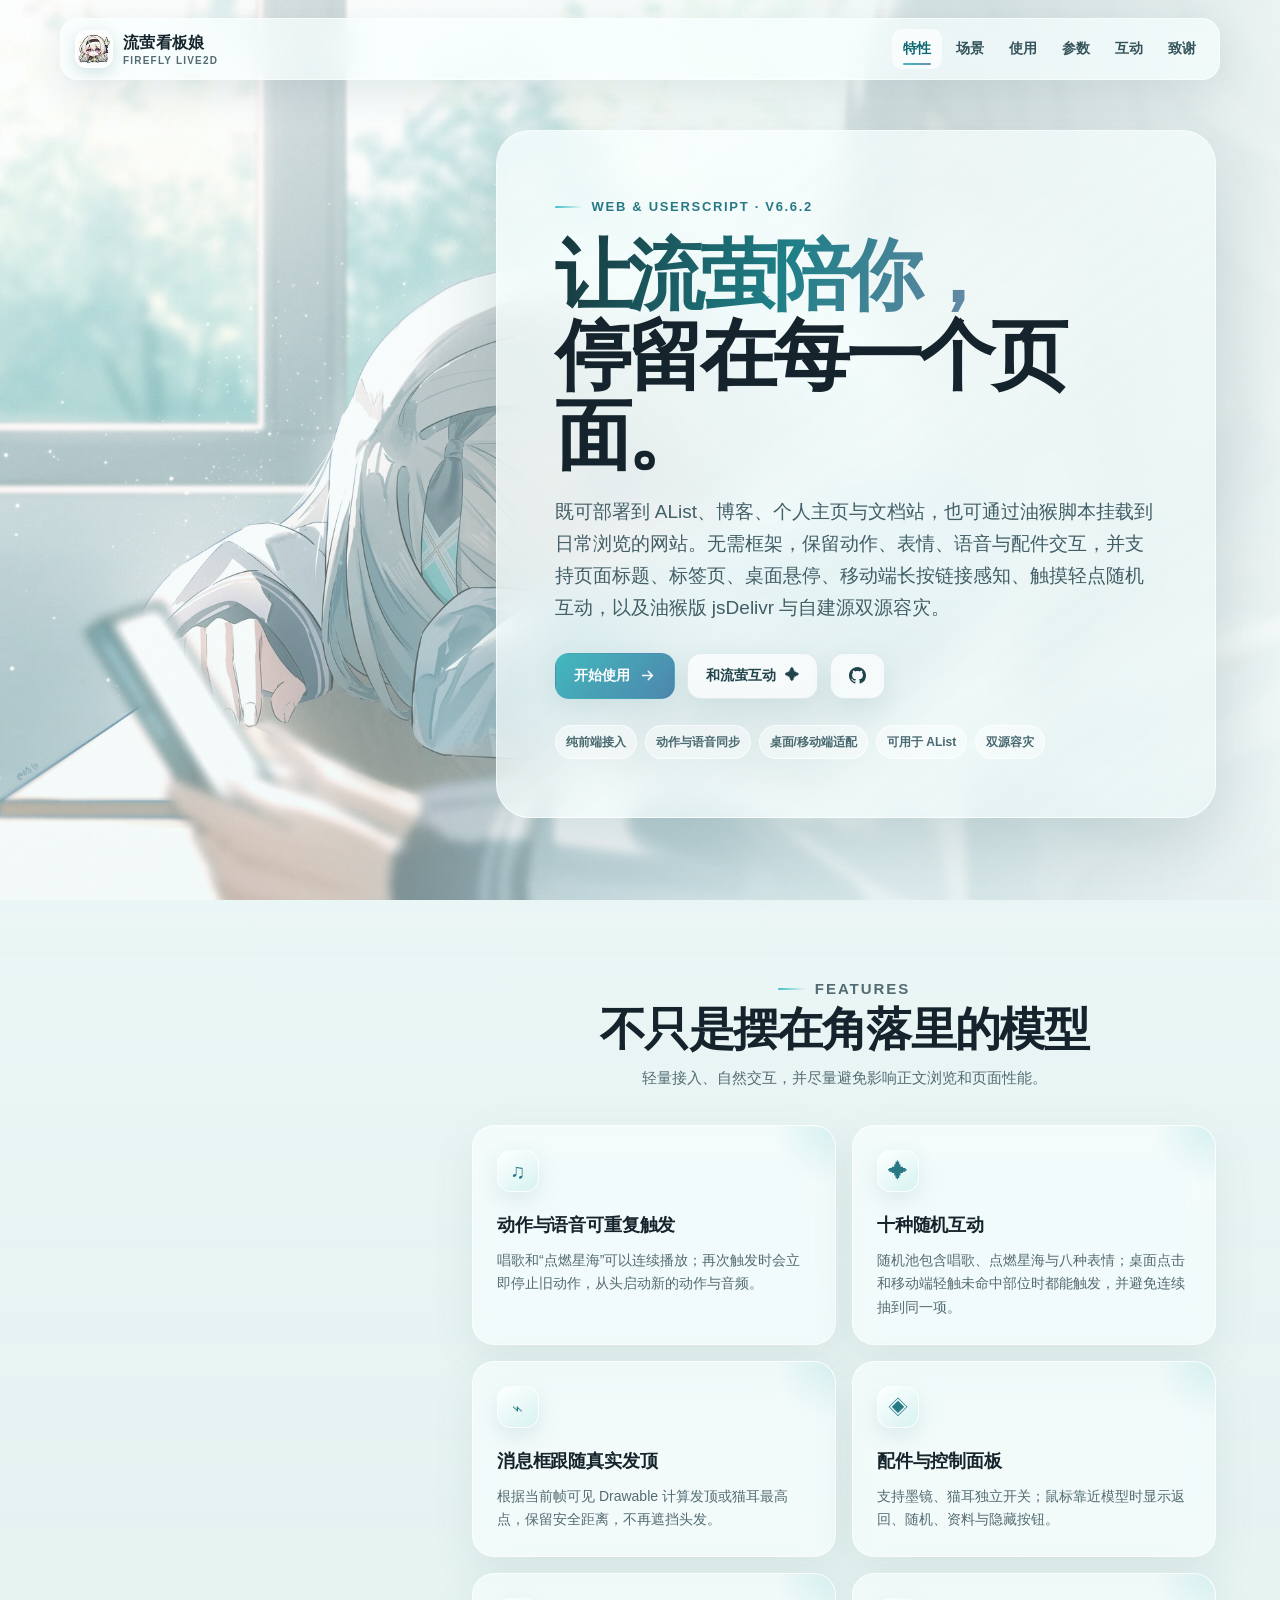
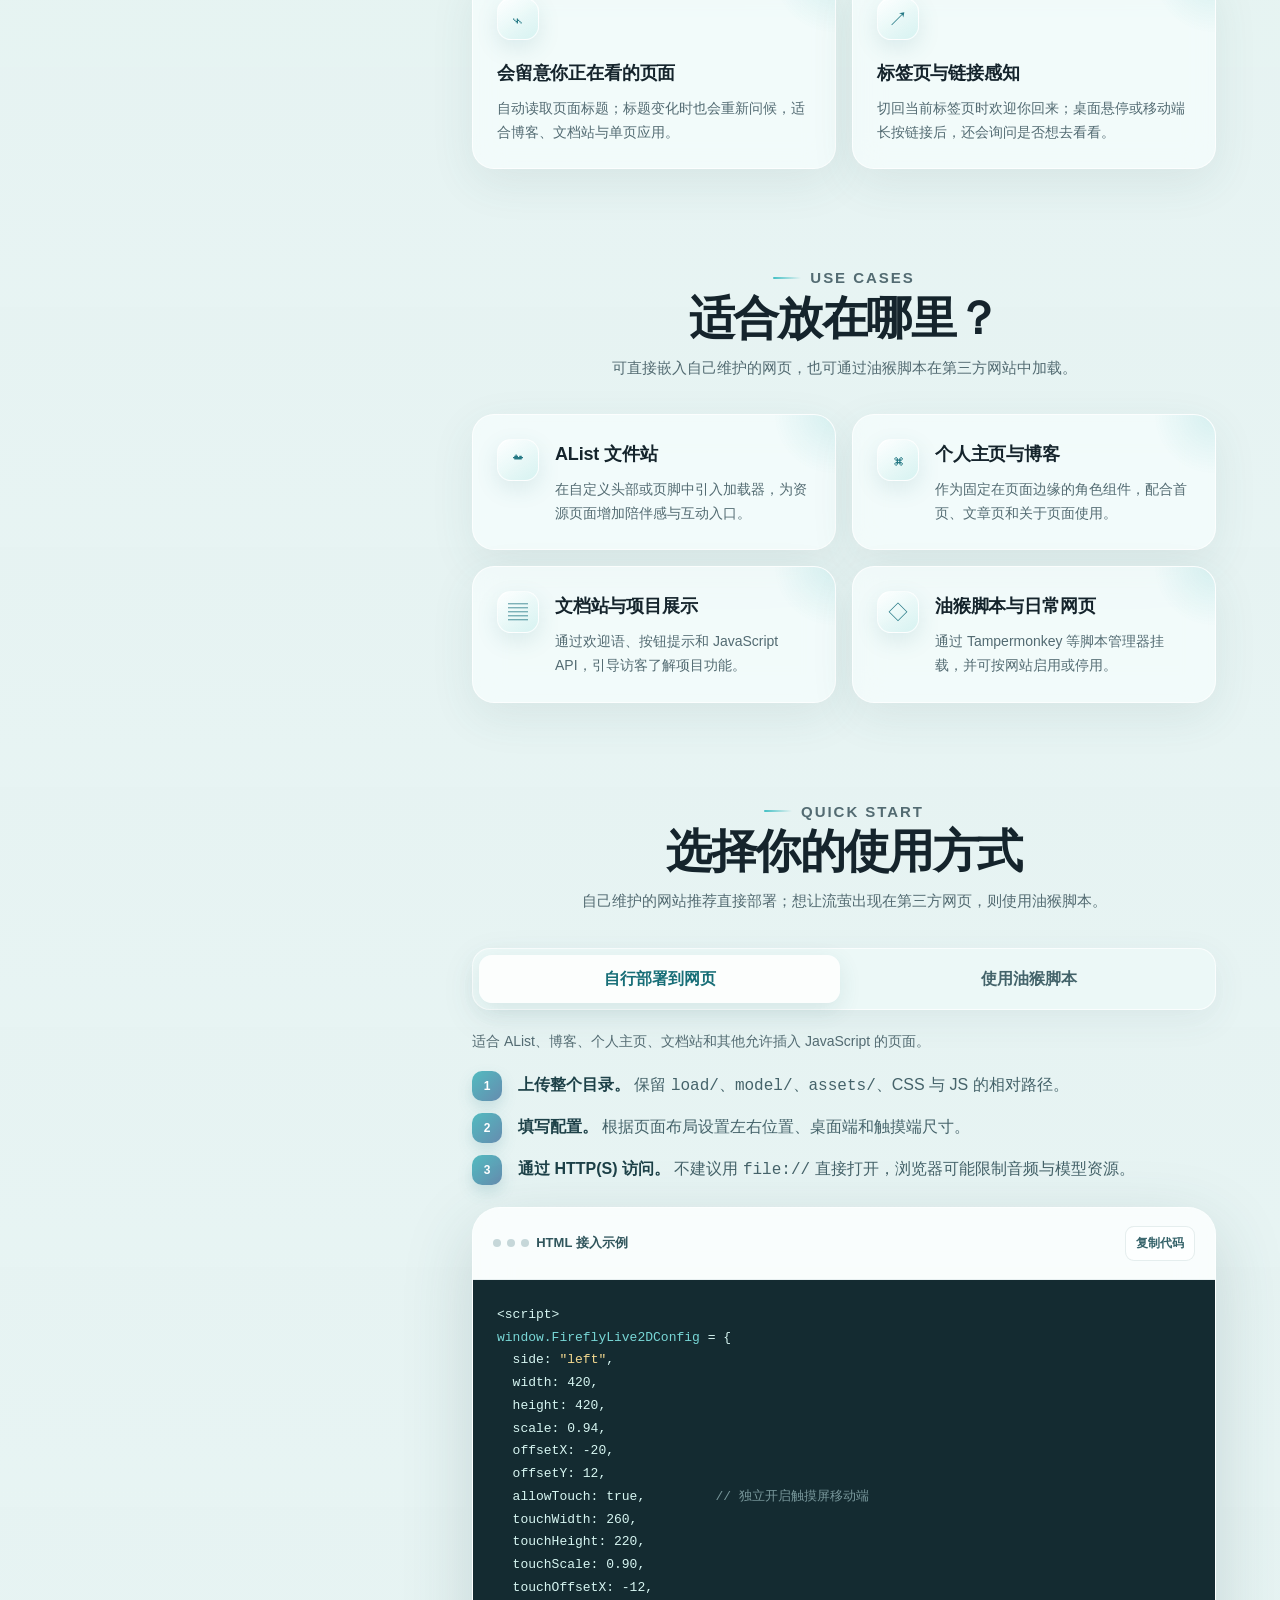
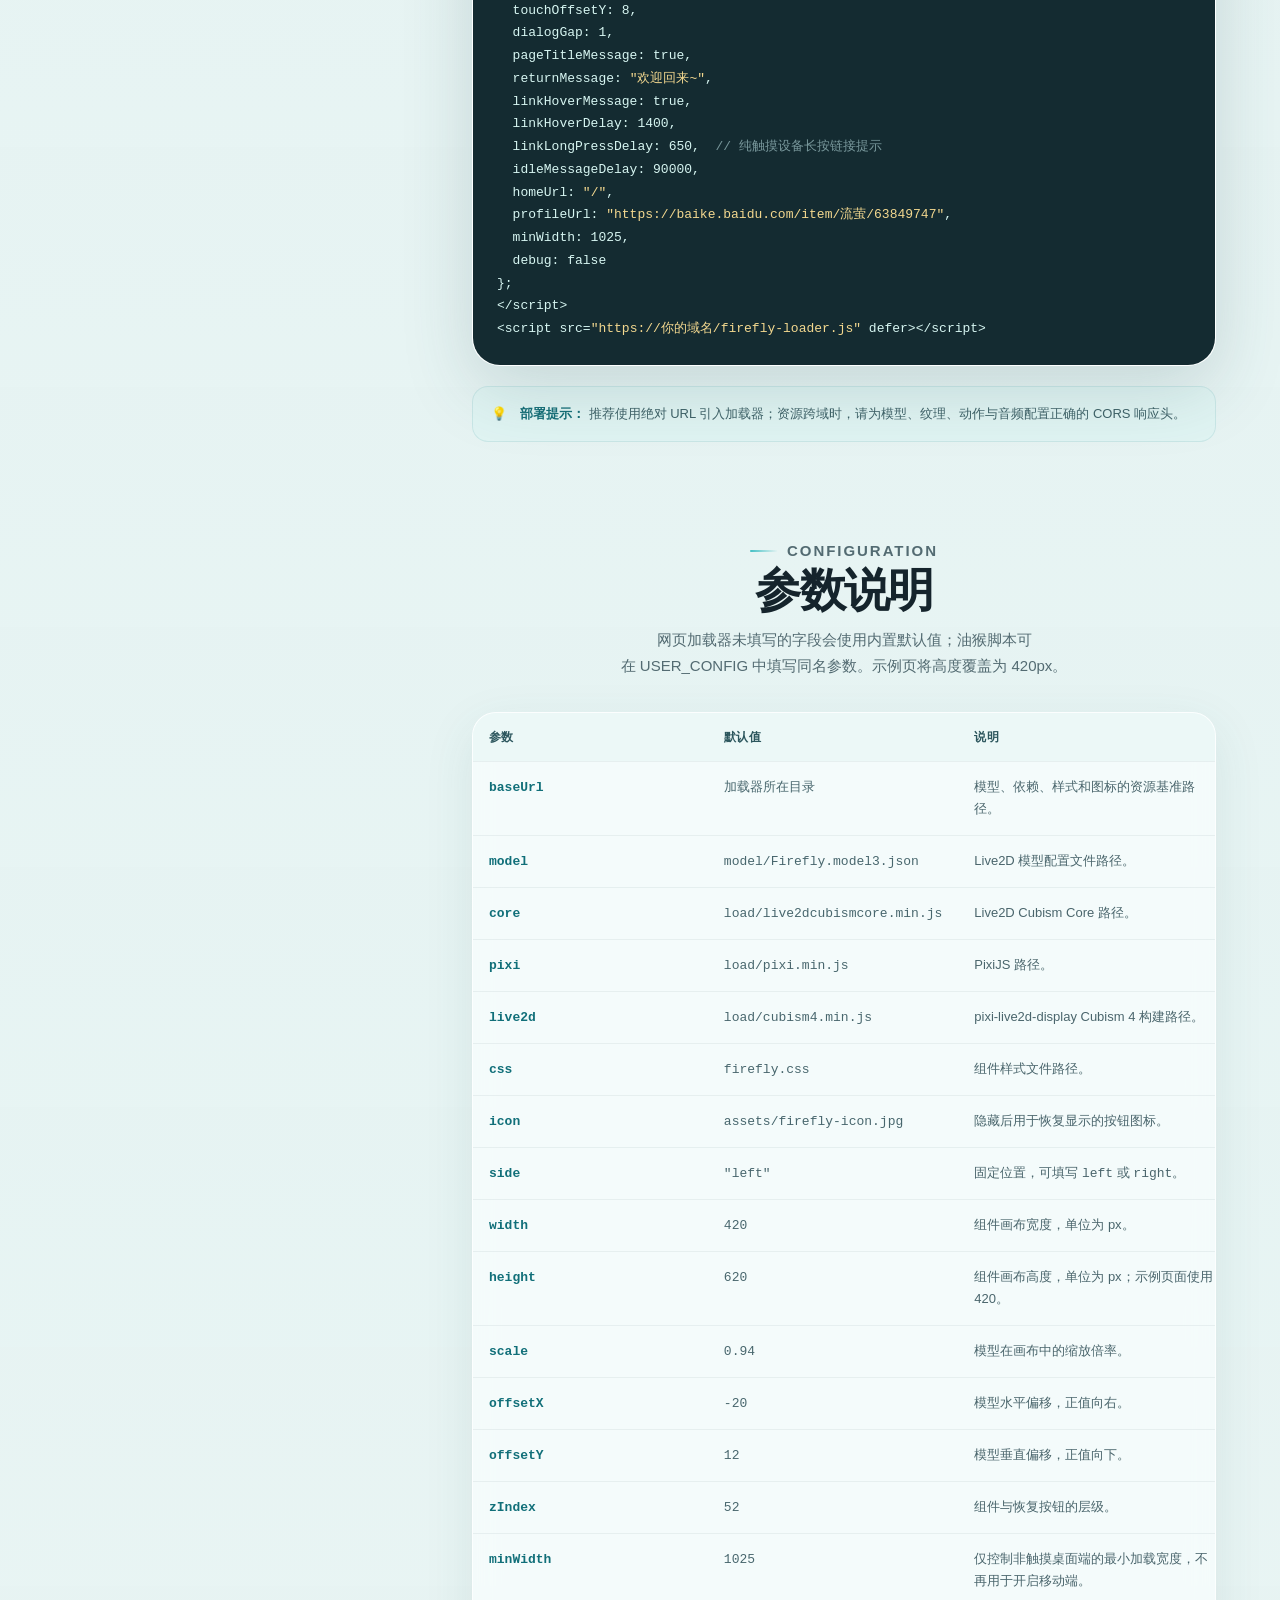
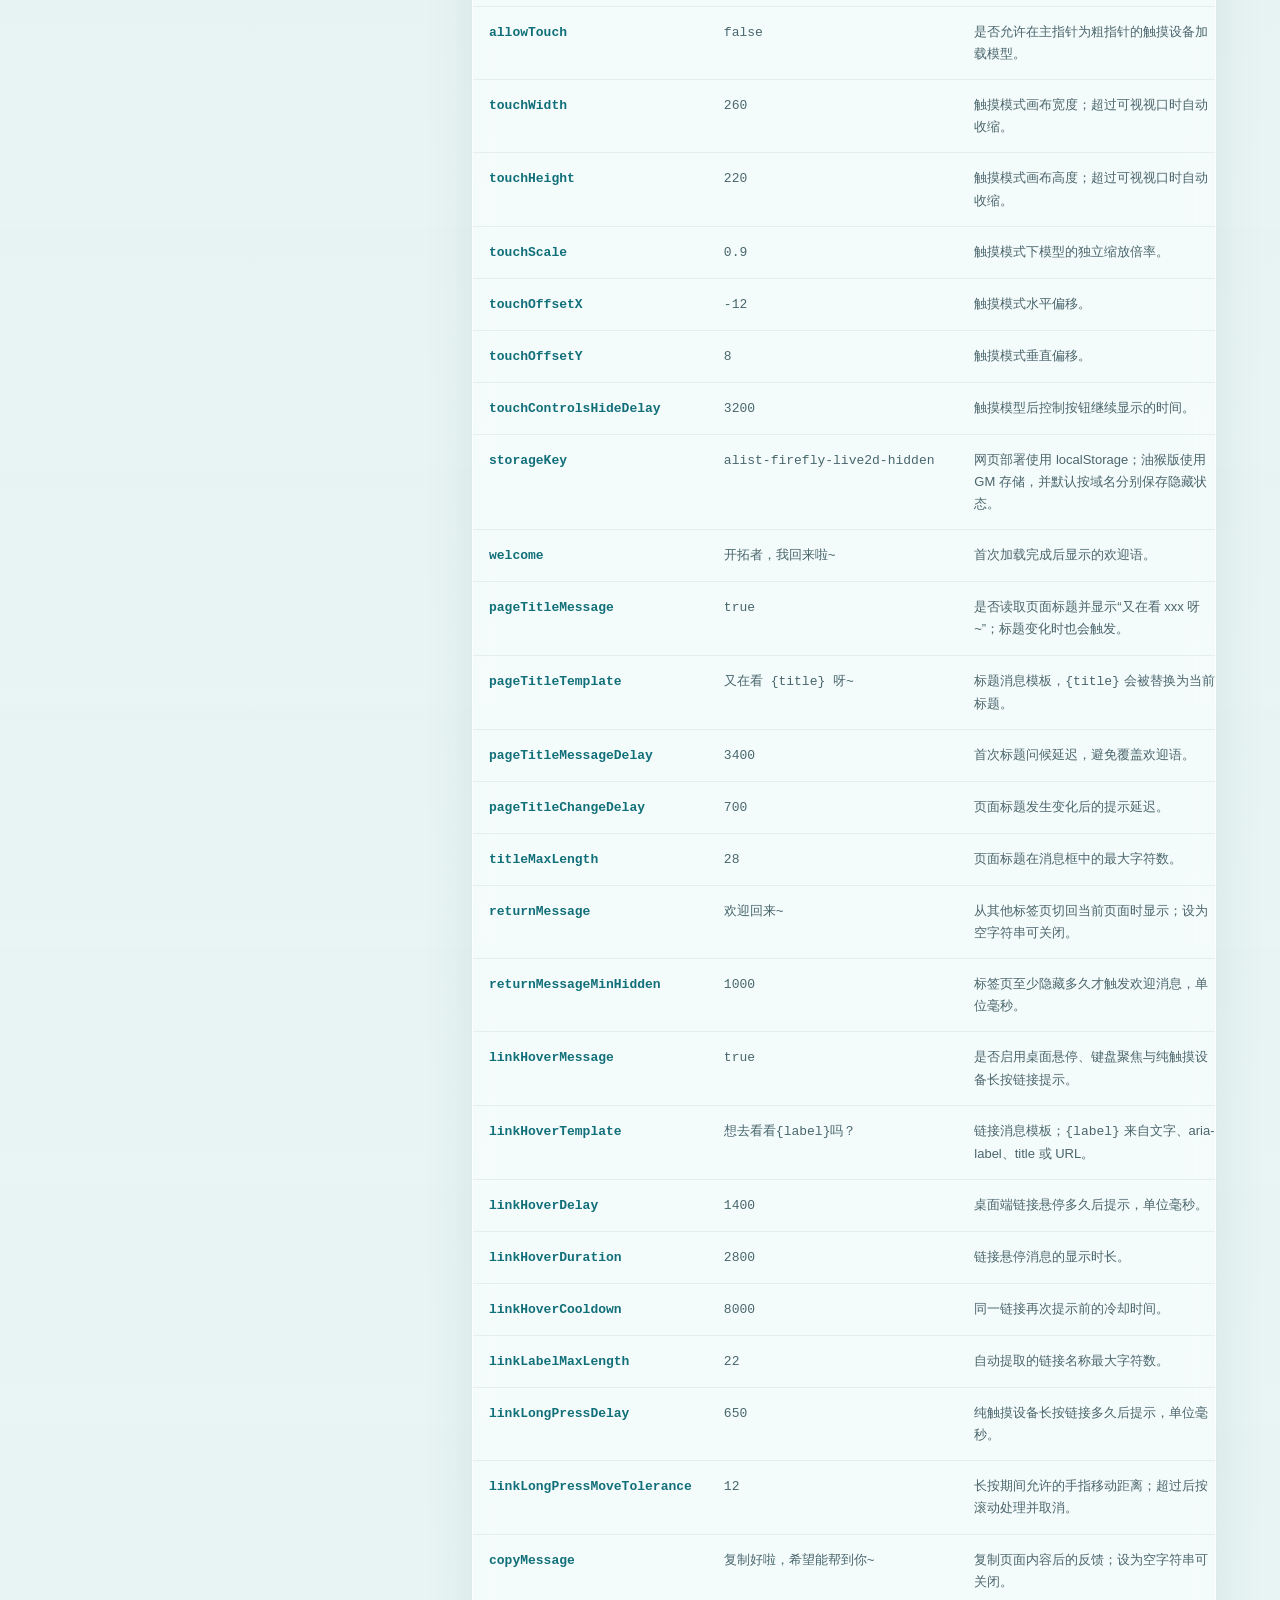
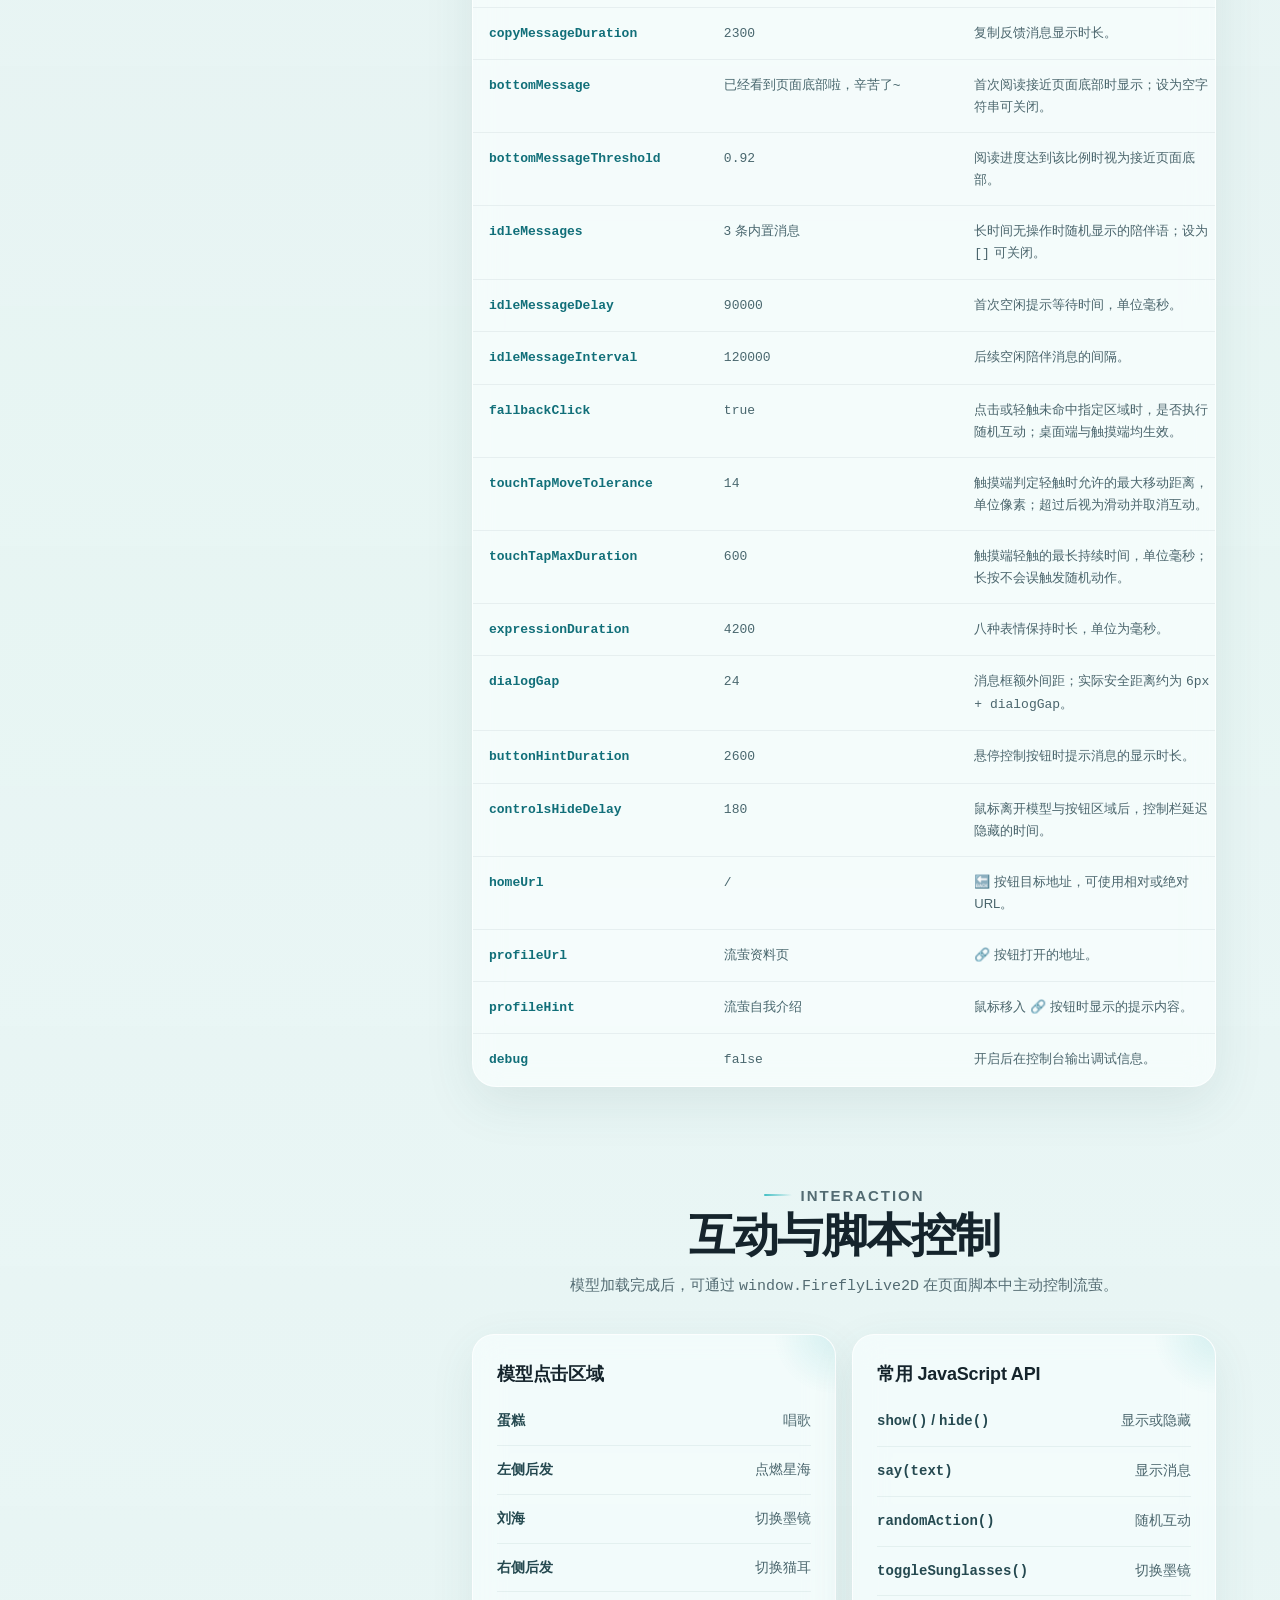
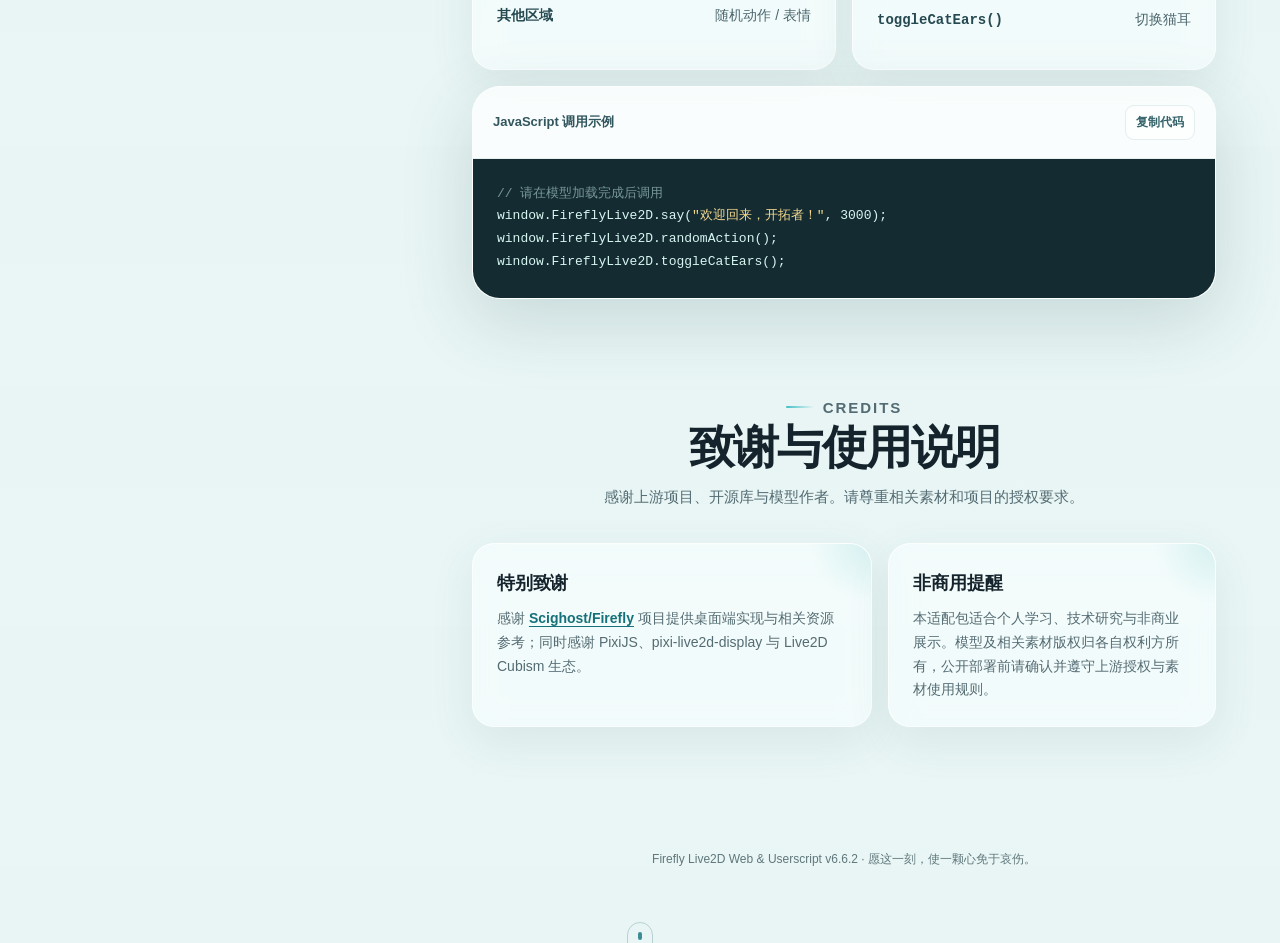
<file: index.html>
<!doctype html>
<html lang="zh-CN">
<head>
  <meta charset="UTF-8">
  <meta name="viewport" content="width=device-width, initial-scale=1.0">
  <meta name="description" content="流萤 Live2D 看板娘：支持网页自行部署与油猴脚本两种方式，适用于 AList、博客、个人主页、文档站及日常浏览网页。">
  <meta name="theme-color" content="#d8f2f1">
  <title>流萤看板娘 · 网页部署与油猴脚本</title>
  <style>
    :root {
      color-scheme: light;
      --ink: #15242c;
      --muted: #536b72;
      --line: rgba(255, 255, 255, .52);
      --glass: rgba(244, 252, 252, .72);
      --glass-strong: rgba(250, 255, 255, .88);
      --cyan: #42bfc4;
      --cyan-deep: #147c86;
      --blue: #5c88b5;
      --shadow: 0 22px 70px rgba(42, 83, 91, .18);
      --radius: 28px;
      --page-right: clamp(20px, 5vw, 78px);
      --model-space: clamp(360px, 35vw, 520px);
    }

    * { box-sizing: border-box; }

    html {
      scroll-behavior: smooth;
      scroll-padding-top: 92px;
    }

    body {
      min-width: 320px;
      margin: 0;
      color: var(--ink);
      font-family: Inter, ui-sans-serif, -apple-system, BlinkMacSystemFont, "Segoe UI", "Microsoft YaHei", "PingFang SC", sans-serif;
      line-height: 1.7;
      background: #eaf6f5;
      overflow-x: hidden;
    }

    button, a { -webkit-tap-highlight-color: transparent; }
    a { color: inherit; }

    .site-background {
      position: fixed;
      inset: 0;
      z-index: -3;
      overflow: hidden;
      background: #dcefee;
    }

    .site-background img {
      width: 100%;
      height: 100%;
      object-fit: cover;
      object-position: center center;
      filter: saturate(.88) contrast(.96) brightness(1.04);
      transform: scale(1.015);
    }

    .site-background::after {
      content: "";
      position: absolute;
      inset: 0;
      background:
        linear-gradient(90deg, rgba(225, 245, 244, .06) 0%, rgba(233, 248, 247, .18) 32%, rgba(239, 250, 249, .72) 66%, rgba(247, 253, 252, .92) 100%),
        linear-gradient(180deg, rgba(255, 255, 255, .08), rgba(220, 239, 238, .28));
    }

    .noise {
      position: fixed;
      inset: 0;
      z-index: -2;
      pointer-events: none;
      opacity: .24;
      background-image: url("data:image/svg+xml,%3Csvg viewBox='0 0 180 180' xmlns='http://www.w3.org/2000/svg'%3E%3Cfilter id='n'%3E%3CfeTurbulence type='fractalNoise' baseFrequency='.9' numOctaves='2' stitchTiles='stitch'/%3E%3C/filter%3E%3Crect width='100%25' height='100%25' filter='url(%23n)' opacity='.09'/%3E%3C/svg%3E");
    }

    .topbar {
      position: fixed;
      top: 18px;
      left: 50%;
      z-index: 100;
      width: min(1160px, calc(100% - 36px));
      transform: translateX(-50%);
      display: flex;
      align-items: center;
      justify-content: space-between;
      gap: 18px;
      padding: 10px 12px 10px 14px;
      border: 1px solid var(--line);
      border-radius: 18px;
      background: rgba(248, 255, 255, .68);
      box-shadow: 0 12px 40px rgba(42, 86, 93, .12);
      backdrop-filter: blur(18px) saturate(1.2);
      -webkit-backdrop-filter: blur(18px) saturate(1.2);
    }

    .brand {
      display: inline-flex;
      align-items: center;
      gap: 10px;
      min-width: max-content;
      text-decoration: none;
      font-weight: 800;
      letter-spacing: .02em;
    }

    .brand img {
      width: 38px;
      height: 38px;
      object-fit: cover;
      border: 2px solid rgba(255,255,255,.9);
      border-radius: 12px;
      box-shadow: 0 5px 16px rgba(45, 108, 116, .18);
    }

    .brand small {
      display: block;
      margin-top: -4px;
      color: var(--muted);
      font-size: 10px;
      font-weight: 700;
      letter-spacing: .12em;
      text-transform: uppercase;
    }

    .nav {
      display: flex;
      align-items: center;
      gap: 3px;
      min-width: 0;
      overflow-x: auto;
      scrollbar-width: none;
    }

    .nav::-webkit-scrollbar { display: none; }

    .nav a {
      position: relative;
      flex: 0 0 auto;
      padding: 8px 11px;
      border-radius: 10px;
      color: #34535b;
      font-size: 14px;
      font-weight: 650;
      text-decoration: none;
      transition: color .2s ease, background .2s ease, transform .2s ease;
    }

    .nav a:hover,
    .nav a:focus-visible,
    .nav a.active {
      color: #0e6972;
      background: rgba(255,255,255,.66);
      outline: none;
    }

    .nav a:hover { transform: translateY(-1px); }

    .nav a.active::after {
      content: "";
      position: absolute;
      left: 11px;
      right: 11px;
      bottom: 4px;
      height: 2px;
      border-radius: 99px;
      background: linear-gradient(90deg, #44b9bd, #6a8faf);
    }

    main {
      position: relative;
      width: 100%;
    }

    .hero {
      min-height: 100svh;
      display: flex;
      align-items: center;
      padding: 126px var(--page-right) 78px var(--model-space);
    }

    .hero-card {
      width: min(720px, 100%);
      margin-left: auto;
      padding: clamp(28px, 4.5vw, 58px);
      border: 1px solid rgba(255,255,255,.64);
      border-radius: 34px;
      background: linear-gradient(145deg, rgba(249,255,255,.74), rgba(237,249,248,.58));
      box-shadow: var(--shadow);
      backdrop-filter: blur(22px) saturate(1.14);
      -webkit-backdrop-filter: blur(22px) saturate(1.14);
    }

    .eyebrow {
      display: inline-flex;
      align-items: center;
      gap: 9px;
      margin: 0 0 18px;
      color: #287985;
      font-size: 13px;
      font-weight: 800;
      letter-spacing: .13em;
      text-transform: uppercase;
    }

    .eyebrow::before {
      content: "";
      width: 28px;
      height: 2px;
      border-radius: 99px;
      background: linear-gradient(90deg, var(--cyan), rgba(66,191,196,0));
    }

    h1, h2, h3, p { margin-top: 0; }

    h1 {
      margin-bottom: 20px;
      font-size: clamp(42px, 6vw, 78px);
      line-height: 1.04;
      letter-spacing: -.055em;
      text-wrap: balance;
    }

    .gradient-text {
      color: transparent;
      background: linear-gradient(110deg, #17383d 3%, #1f7f87 52%, #6889a7 98%);
      -webkit-background-clip: text;
      background-clip: text;
    }

    .hero-lead {
      max-width: 610px;
      margin-bottom: 28px;
      color: #425e66;
      font-size: clamp(16px, 1.6vw, 19px);
    }

    .actions {
      display: flex;
      flex-wrap: wrap;
      gap: 12px;
      margin-bottom: 26px;
    }

    .button {
      display: inline-flex;
      align-items: center;
      justify-content: center;
      gap: 9px;
      min-height: 46px;
      padding: 0 18px;
      border: 1px solid rgba(52, 122, 130, .12);
      border-radius: 14px;
      color: #21444b;
      background: rgba(255,255,255,.68);
      box-shadow: 0 8px 24px rgba(42, 94, 101, .10);
      font: inherit;
      font-size: 14px;
      font-weight: 760;
      text-decoration: none;
      cursor: pointer;
      transition: transform .2s ease, box-shadow .2s ease, background .2s ease;
    }

    .button:hover {
      transform: translateY(-2px);
      box-shadow: 0 13px 28px rgba(39, 111, 119, .16);
    }

    .button.primary {
      border-color: transparent;
      color: #fff;
      background: linear-gradient(135deg, #42b8bd, #4e86ad);
    }

    .button svg { width: 17px; height: 17px; }

    .chips {
      display: flex;
      flex-wrap: wrap;
      gap: 8px;
    }

    .chip {
      padding: 6px 10px;
      border: 1px solid rgba(255,255,255,.68);
      border-radius: 999px;
      color: #496970;
      background: rgba(255,255,255,.46);
      font-size: 12px;
      font-weight: 700;
    }

    .scroll-cue {
      position: absolute;
      left: 50%;
      bottom: 22px;
      width: 26px;
      height: 42px;
      border: 1px solid rgba(49, 100, 107, .25);
      border-radius: 99px;
      transform: translateX(-50%);
    }

    .scroll-cue::after {
      content: "";
      position: absolute;
      top: 9px;
      left: 50%;
      width: 4px;
      height: 8px;
      border-radius: 99px;
      background: #3e8d95;
      transform: translateX(-50%);
      animation: scroll-dot 1.8s ease-in-out infinite;
    }

    @keyframes scroll-dot {
      0%, 100% { opacity: .3; transform: translate(-50%, 0); }
      45% { opacity: 1; transform: translate(-50%, 12px); }
    }

    .content-wrap {
      padding: 76px var(--page-right) 100px;
      background:
        linear-gradient(180deg, rgba(238,248,247,.12), rgba(229,242,241,.82) 8%, rgba(232,245,244,.94) 100%);
    }

    .content-inner {
      width: min(1080px, 100%);
      margin: 0 auto;
    }

    .section {
      margin-bottom: 96px;
      scroll-margin-top: 105px;
    }

    .section-heading {
      display: flex;
      flex-direction: column;
      align-items: center;
      gap: 10px;
      width: min(780px, 100%);
      margin: 0 auto 32px;
      text-align: center;
    }

    .section-heading > div {
      display: flex;
      flex-direction: column;
      align-items: center;
    }

    .section-heading h2 {
      margin-bottom: 0;
      font-size: clamp(30px, 4vw, 46px);
      line-height: 1.13;
      letter-spacing: -.035em;
    }

    .section-heading p {
      max-width: 680px;
      margin-bottom: 2px;
      color: var(--muted);
      font-size: 15px;
      text-wrap: balance;
    }

    .section-heading .eyebrow { justify-content: center; }

    .grid {
      display: grid;
      gap: 16px;
    }

    .feature-grid { grid-template-columns: repeat(2, minmax(0, 1fr)); }
    .scenario-grid { grid-template-columns: repeat(2, minmax(0, 1fr)); }

    .card {
      position: relative;
      overflow: hidden;
      padding: 24px;
      border: 1px solid rgba(255,255,255,.72);
      border-radius: 22px;
      background: rgba(249, 255, 255, .62);
      box-shadow: 0 14px 45px rgba(57, 98, 104, .09);
      backdrop-filter: blur(15px);
      -webkit-backdrop-filter: blur(15px);
    }

    .card::before {
      content: "";
      position: absolute;
      width: 120px;
      height: 120px;
      right: -58px;
      top: -60px;
      border-radius: 50%;
      background: radial-gradient(circle, rgba(88,190,192,.18), rgba(88,190,192,0) 70%);
      pointer-events: none;
    }

    .card-icon {
      display: grid;
      place-items: center;
      width: 42px;
      height: 42px;
      margin-bottom: 18px;
      border: 1px solid rgba(255,255,255,.78);
      border-radius: 14px;
      color: #267985;
      background: linear-gradient(145deg, rgba(255,255,255,.9), rgba(203,239,237,.72));
      box-shadow: 0 8px 22px rgba(57, 124, 131, .13);
      font-size: 20px;
    }

    .card h3 {
      margin-bottom: 8px;
      font-size: 18px;
      letter-spacing: -.01em;
    }

    .card p {
      margin-bottom: 0;
      color: var(--muted);
      font-size: 14px;
    }

    .scenario-card {
      display: grid;
      grid-template-columns: auto 1fr;
      gap: 16px;
      align-items: start;
    }

    .scenario-card .card-icon { margin-bottom: 0; }

    .panel {
      overflow: hidden;
      border: 1px solid rgba(255,255,255,.76);
      border-radius: var(--radius);
      background: rgba(247, 254, 254, .73);
      box-shadow: var(--shadow);
      backdrop-filter: blur(18px);
      -webkit-backdrop-filter: blur(18px);
    }

    .panel-head {
      display: flex;
      align-items: center;
      justify-content: space-between;
      gap: 16px;
      padding: 18px 20px;
      border-bottom: 1px solid rgba(89, 130, 135, .11);
      color: #31565d;
      background: rgba(255,255,255,.46);
      font-size: 13px;
      font-weight: 800;
    }

    .window-dots { display: inline-flex; gap: 6px; }
    .window-dots i { width: 8px; height: 8px; border-radius: 50%; background: rgba(52,110,117,.26); }

    .copy-button {
      padding: 6px 10px;
      border: 1px solid rgba(56, 112, 119, .12);
      border-radius: 9px;
      color: #35636a;
      background: rgba(255,255,255,.55);
      font: inherit;
      font-size: 12px;
      font-weight: 750;
      cursor: pointer;
    }

    pre {
      margin: 0;
      padding: 24px;
      color: #d7f6f2;
      background: #142b31;
      font: 13px/1.75 "Cascadia Code", "SFMono-Regular", Consolas, monospace;
      tab-size: 2;
      white-space: pre;
      overflow: auto;
    }

    code { font-family: "Cascadia Code", "SFMono-Regular", Consolas, monospace; }
    .code-key { color: #78d7d6; }
    .code-string { color: #f3d88f; }
    .code-comment { color: #78979b; }

    .steps {
      display: grid;
      gap: 12px;
      margin: 0 0 22px;
      padding: 0;
      list-style: none;
      counter-reset: step;
    }

    .steps li {
      counter-increment: step;
      display: grid;
      grid-template-columns: 34px 1fr;
      gap: 12px;
      align-items: start;
      color: #45636a;
    }

    .steps li::before {
      content: counter(step);
      display: grid;
      place-items: center;
      width: 30px;
      height: 30px;
      border-radius: 10px;
      color: #fff;
      background: linear-gradient(135deg, #52bbc0, #668caf);
      font-size: 12px;
      font-weight: 900;
      box-shadow: 0 7px 15px rgba(58, 135, 143, .2);
    }

    .steps strong { color: #1d4148; }


    .install-tabs {
      display: grid;
      grid-template-columns: repeat(2, minmax(0, 1fr));
      gap: 8px;
      margin: 0 0 20px;
      padding: 6px;
      border: 1px solid rgba(255,255,255,.72);
      border-radius: 18px;
      background: rgba(239,250,249,.62);
      box-shadow: 0 10px 34px rgba(48, 94, 101, .08);
    }

    .install-tab {
      min-height: 48px;
      padding: 9px 14px;
      border: 0;
      border-radius: 13px;
      color: #43636a;
      background: transparent;
      font: inherit;
      font-weight: 800;
      cursor: pointer;
      transition: color .18s ease, background .18s ease, box-shadow .18s ease;
    }

    .install-tab[aria-selected="true"] {
      color: #176e77;
      background: rgba(255,255,255,.86);
      box-shadow: 0 7px 22px rgba(43, 104, 111, .12);
    }

    .install-pane[hidden] { display: none; }
    .install-pane .panel + .notice,
    .install-pane .steps + .panel { margin-top: 20px; }

    .method-actions {
      display: flex;
      flex-wrap: wrap;
      gap: 10px;
      margin: 18px 0 4px;
    }

    .method-note {
      margin: 0 0 18px;
      color: var(--muted);
      font-size: 14px;
    }

    .table-wrap {
      overflow: auto;
      border: 1px solid rgba(255,255,255,.75);
      border-radius: 24px;
      background: rgba(250,255,255,.66);
      box-shadow: 0 16px 50px rgba(48, 94, 101, .10);
      backdrop-filter: blur(14px);
      -webkit-backdrop-filter: blur(14px);
    }

    table {
      width: 100%;
      min-width: 760px;
      border-collapse: collapse;
      font-size: 13px;
    }

    th, td {
      padding: 14px 16px;
      border-bottom: 1px solid rgba(76, 116, 122, .09);
      text-align: left;
      vertical-align: top;
    }

    th {
      position: sticky;
      top: 0;
      z-index: 1;
      color: #2c565d;
      background: rgba(235,248,247,.94);
      font-size: 12px;
      letter-spacing: .04em;
    }

    tbody tr:hover { background: rgba(255,255,255,.48); }
    tbody tr:last-child td { border-bottom: 0; }
    td:first-child code { color: #116f79; font-weight: 800; }
    td:nth-child(2) { color: #48666d; white-space: nowrap; }
    td:nth-child(3) { color: #4a656c; }

    .notice {
      display: flex;
      gap: 13px;
      margin-top: 18px;
      padding: 16px 18px;
      border: 1px solid rgba(75, 155, 160, .15);
      border-radius: 16px;
      color: #3f6268;
      background: rgba(221, 245, 243, .64);
      font-size: 13px;
    }

    .notice strong { color: #156e77; }

    .interaction-grid {
      display: grid;
      grid-template-columns: 1fr 1fr;
      gap: 16px;
    }

    .interaction-list {
      margin: 0;
      padding: 0;
      list-style: none;
    }

    .interaction-list li {
      display: flex;
      justify-content: space-between;
      gap: 16px;
      padding: 12px 0;
      border-bottom: 1px solid rgba(78, 119, 125, .09);
      color: #4c676e;
      font-size: 14px;
    }

    .interaction-list li:last-child { border-bottom: 0; }
    .interaction-list strong { color: #254950; }

    .thanks {
      display: grid;
      grid-template-columns: 1.1fr .9fr;
      gap: 16px;
    }

    .thanks a {
      color: #16717a;
      font-weight: 750;
      text-decoration-thickness: 1px;
      text-underline-offset: 3px;
    }

    footer {
      padding: 26px 0 4px;
      color: #60777c;
      font-size: 12px;
      text-align: center;
    }

    .reveal {
      opacity: 0;
      transform: translateY(18px);
      transition: opacity .7s ease, transform .7s ease;
    }

    .reveal.visible { opacity: 1; transform: translateY(0); }

    @media (max-width: 1180px) {
      :root { --model-space: clamp(330px, 34vw, 420px); }
      .topbar { width: min(1080px, calc(100% - 28px)); }
      .nav a { padding-inline: 9px; font-size: 13px; }
      h1 { font-size: clamp(40px, 6vw, 64px); }
    }

    @media (min-width: 1025px) and (max-width: 1500px) {
      .content-wrap {
        padding-left: calc(var(--model-space) + 24px);
        padding-right: var(--page-right);
      }
      .content-inner { width: min(980px, 100%); }
    }

    @media (max-width: 1024px), (pointer: coarse) {
      :root { --model-space: var(--page-right); }
      .site-background img { object-position: 43% center; }
      .site-background::after {
        background: linear-gradient(180deg, rgba(240,250,249,.52), rgba(239,250,249,.9) 55%, rgba(232,246,245,.98));
      }
      .hero { align-items: flex-end; padding-top: 130px; }
      .hero-card { width: 100%; }
      .content-wrap { padding-inline: var(--page-right); }
      .content-inner { width: 100%; }
    }

    @media (max-width: 720px) {
      .topbar { top: 10px; width: calc(100% - 20px); }
      .brand span { font-size: 14px; }
      .brand small { display: none; }
      .nav a { padding: 7px 8px; font-size: 12px; }
      .hero { padding-top: 112px; padding-bottom: 60px; }
      .hero-card { padding: 25px 20px; border-radius: 25px; }
      h1 { font-size: clamp(37px, 13vw, 56px); }
      .content-wrap { padding-top: 54px; padding-bottom: 70px; }
      .section { margin-bottom: 66px; }
      .section-heading { gap: 9px; margin-bottom: 25px; }
      .feature-grid, .scenario-grid, .interaction-grid, .thanks { grid-template-columns: 1fr; }
      .actions .button { flex: 1 1 160px; }
      .card { padding: 20px; }
      pre { padding: 20px 16px; font-size: 12px; }
      .scroll-cue { display: none; }
    }

    @media (prefers-reduced-motion: reduce) {
      html { scroll-behavior: auto; }
      *, *::before, *::after { animation: none !important; transition-duration: .01ms !important; }
      .reveal { opacity: 1; transform: none; }
    }
  </style>
</head>
<body>
  <div class="site-background" aria-hidden="true">
    <img src="./assets/firefly-background.jpg" alt="">
  </div>
  <div class="noise" aria-hidden="true"></div>

  <header class="topbar">
    <a class="brand" href="#top" aria-label="返回页面顶部">
      <img src="./assets/firefly-icon.jpg" alt="流萤图标">
      <span>流萤看板娘<small>Firefly Live2D</small></span>
    </a>
    <nav class="nav" aria-label="主导航">
      <a href="#features">特性</a>
      <a href="#scenarios">场景</a>
      <a href="#quick-start">使用</a>
      <a href="#config">参数</a>
      <a href="#interaction">互动</a>
      <a href="#thanks">致谢</a>
    </nav>
  </header>

  <main id="top">
    <section class="hero" aria-labelledby="hero-title">
      <div class="hero-card">
        <p class="eyebrow">Web & Userscript · v6.6.2</p>
        <h1 id="hero-title"><span class="gradient-text">让流萤陪你，</span><br>停留在每一个页面。</h1>
        <p class="hero-lead">
          既可部署到 AList、博客、个人主页与文档站，也可通过油猴脚本挂载到日常浏览的网站。无需框架，保留动作、表情、语音与配件交互，并支持页面标题、标签页、桌面悬停、移动端长按链接感知、触摸轻点随机互动，以及油猴版 jsDelivr 与自建源双源容灾。
        </p>
        <div class="actions">
          <a class="button primary" href="#quick-start">
            开始使用
            <svg viewBox="0 0 24 24" fill="none" aria-hidden="true"><path d="M5 12h14M13 6l6 6-6 6" stroke="currentColor" stroke-width="2" stroke-linecap="round" stroke-linejoin="round"/></svg>
          </a>
          <button class="button" id="demo-action" type="button">
            和流萤互动
            <span aria-hidden="true">✦</span>
          </button>
          <a class="button" href="https://github.com/Iskongkongyo/Firefly-live2d" target="_blank">
            <svg height="28" width="28" viewBox="0 0 16 16" fill="currentColor"><path d="M8 0C3.58 0 0 3.58 0 8c0 3.54 2.29 6.53 5.47 7.59.4.07.55-.17.55-.38 0-.19-.01-.82-.01-1.49-2.01.37-2.53-.49-2.69-.94-.09-.23-.48-.94-.82-1.13-.28-.15-.68-.52-.01-.53.63-.01 1.08.58 1.23.82.72 1.21 1.87.87 2.33.66.07-.52.28-.87.51-1.07-1.78-.2-3.64-.89-3.64-3.95 0-.87.31-1.59.82-2.15-.08-.2-.36-1.02.08-2.12 0 0 .67-.21 2.2.82.64-.18 1.32-.27 2-.27.68 0 1.36.09 2 .27 1.53-1.04 2.2-.82 2.2-.82.44 1.1.16 1.92.08 2.12.51.56.82 1.27.82 2.15 0 3.07-1.87 3.75-3.65 3.95.29.25.54.73.54 1.48 0 1.07-.01 1.93-.01 2.2 0 .21.15.46.55.38A8.013 8.013 0 0016 8c0-4.42-3.58-8-8-8z"></path></svg>
          </a>
        </div>
        <div class="chips" aria-label="项目特性标签">
          <span class="chip">纯前端接入</span>
          <span class="chip">动作与语音同步</span>
          <span class="chip">桌面/移动端适配</span>
          <span class="chip">可用于 AList</span>
          <span class="chip">双源容灾</span>
        </div>
      </div>
      <a class="scroll-cue" href="#features" aria-label="向下查看内容"></a>
    </section>

    <div class="content-wrap">
      <div class="content-inner">
        <section class="section reveal" id="features">
          <div class="section-heading">
            <div>
              <p class="eyebrow">Features</p>
              <h2>不只是摆在角落里的模型</h2>
            </div>
            <p>轻量接入、自然交互，并尽量避免影响正文浏览和页面性能。</p>
          </div>
          <div class="grid feature-grid">
            <article class="card">
              <div class="card-icon" aria-hidden="true">♫</div>
              <h3>动作与语音可重复触发</h3>
              <p>唱歌和“点燃星海”可以连续播放；再次触发时会立即停止旧动作，从头启动新的动作与音频。</p>
            </article>
            <article class="card">
              <div class="card-icon" aria-hidden="true">✦</div>
              <h3>十种随机互动</h3>
              <p>随机池包含唱歌、点燃星海与八种表情；桌面点击和移动端轻触未命中部位时都能触发，并避免连续抽到同一项。</p>
            </article>
            <article class="card">
              <div class="card-icon" aria-hidden="true">⌁</div>
              <h3>消息框跟随真实发顶</h3>
              <p>根据当前帧可见 Drawable 计算发顶或猫耳最高点，保留安全距离，不再遮挡头发。</p>
            </article>
            <article class="card">
              <div class="card-icon" aria-hidden="true">◈</div>
              <h3>配件与控制面板</h3>
              <p>支持墨镜、猫耳独立开关；鼠标靠近模型时显示返回、随机、资料与隐藏按钮。</p>
            </article>
            <article class="card">
              <div class="card-icon" aria-hidden="true">⌁</div>
              <h3>会留意你正在看的页面</h3>
              <p>自动读取页面标题；标题变化时也会重新问候，适合博客、文档站与单页应用。</p>
            </article>
            <article class="card">
              <div class="card-icon" aria-hidden="true">↗</div>
              <h3>标签页与链接感知</h3>
              <p>切回当前标签页时欢迎你回来；桌面悬停或移动端长按链接后，还会询问是否想去看看。</p>
            </article>
          </div>
        </section>

        <section class="section reveal" id="scenarios">
          <div class="section-heading">
            <div>
              <p class="eyebrow">Use cases</p>
              <h2>适合放在哪里？</h2>
            </div>
            <p>可直接嵌入自己维护的网页，也可通过油猴脚本在第三方网站中加载。</p>
          </div>
          <div class="grid scenario-grid">
            <article class="card scenario-card">
              <div class="card-icon" aria-hidden="true">☁</div>
              <div><h3>AList 文件站</h3><p>在自定义头部或页脚中引入加载器，为资源页面增加陪伴感与互动入口。</p></div>
            </article>
            <article class="card scenario-card">
              <div class="card-icon" aria-hidden="true">⌘</div>
              <div><h3>个人主页与博客</h3><p>作为固定在页面边缘的角色组件，配合首页、文章页和关于页面使用。</p></div>
            </article>
            <article class="card scenario-card">
              <div class="card-icon" aria-hidden="true">▤</div>
              <div><h3>文档站与项目展示</h3><p>通过欢迎语、按钮提示和 JavaScript API，引导访客了解项目功能。</p></div>
            </article>
            <article class="card scenario-card">
              <div class="card-icon" aria-hidden="true">◇</div>
              <div><h3>油猴脚本与日常网页</h3><p>通过 Tampermonkey 等脚本管理器挂载，并可按网站启用或停用。</p></div>
            </article>
          </div>
        </section>

        <section class="section reveal" id="quick-start">
          <div class="section-heading">
            <div>
              <p class="eyebrow">Quick start</p>
              <h2>选择你的使用方式</h2>
            </div>
            <p>自己维护的网站推荐直接部署；想让流萤出现在第三方网页，则使用油猴脚本。</p>
          </div>

          <div class="install-tabs" role="tablist" aria-label="使用方式">
            <button class="install-tab" id="tab-web" type="button" role="tab" aria-selected="true" aria-controls="pane-web" data-install-tab="web">自行部署到网页</button>
            <button class="install-tab" id="tab-userscript" type="button" role="tab" aria-selected="false" aria-controls="pane-userscript" data-install-tab="userscript" tabindex="-1">使用油猴脚本</button>
          </div>

          <div class="install-pane" id="pane-web" role="tabpanel" aria-labelledby="tab-web" data-install-pane="web">
            <p class="method-note">适合 AList、博客、个人主页、文档站和其他允许插入 JavaScript 的页面。</p>
            <ol class="steps">
              <li><div><strong>上传整个目录。</strong> 保留 <code>load/</code>、<code>model/</code>、<code>assets/</code>、CSS 与 JS 的相对路径。</div></li>
              <li><div><strong>填写配置。</strong> 根据页面布局设置左右位置、桌面端和触摸端尺寸。</div></li>
              <li><div><strong>通过 HTTP(S) 访问。</strong> 不建议用 <code>file://</code> 直接打开，浏览器可能限制音频与模型资源。</div></li>
            </ol>

            <div class="panel">
              <div class="panel-head">
                <span><span class="window-dots" aria-hidden="true"><i></i><i></i><i></i></span>&nbsp;&nbsp;HTML 接入示例</span>
                <button class="copy-button" type="button" data-copy="install-code">复制代码</button>
              </div>
              <pre id="install-code"><code>&lt;script&gt;
<span class="code-key">window.FireflyLive2DConfig</span> = {
  side: <span class="code-string">"left"</span>,
  width: 420,
  height: 420,
  scale: 0.94,
  offsetX: -20,
  offsetY: 12,
  allowTouch: true,         <span class="code-comment">// 独立开启触摸屏移动端</span>
  touchWidth: 260,
  touchHeight: 220,
  touchScale: 0.90,
  touchOffsetX: -12,
  touchOffsetY: 8,
  dialogGap: 1,
  pageTitleMessage: true,
  returnMessage: <span class="code-string">"欢迎回来~"</span>,
  linkHoverMessage: true,
  linkHoverDelay: 1400,
  linkLongPressDelay: 650,  <span class="code-comment">// 纯触摸设备长按链接提示</span>
  idleMessageDelay: 90000,
  homeUrl: <span class="code-string">"/"</span>,
  profileUrl: <span class="code-string">"https://baike.baidu.com/item/流萤/63849747"</span>,
  minWidth: 1025,
  debug: false
};
&lt;/script&gt;
&lt;script src=<span class="code-string">"https://你的域名/firefly-loader.js"</span> defer&gt;&lt;/script&gt;</code></pre>
            </div>

            <div class="notice">
              <span aria-hidden="true">💡</span>
              <div><strong>部署提示：</strong> 推荐使用绝对 URL 引入加载器；资源跨域时，请为模型、纹理、动作与音频配置正确的 CORS 响应头。</div>
            </div>
          </div>

          <div class="install-pane" id="pane-userscript" role="tabpanel" aria-labelledby="tab-userscript" data-install-pane="userscript" hidden>
            <p class="method-note">适合 Tampermonkey、Violentmonkey 等用户脚本管理器。脚本默认全站启用，可通过菜单对当前网站停用；运行时资源会在 jsDelivr 与自建源之间自动容灾。</p>
            <ol class="steps">
              <li><div><strong>安装用户脚本管理器。</strong> Chrome、Edge、Firefox 等浏览器均可使用 Tampermonkey 或兼容扩展。</div></li>
              <li><div><strong>打开脚本安装页。</strong> 点击下方按钮，脚本管理器会识别 <code>.user.js</code> 并展示权限与安装确认。</div></li>
              <li><div><strong>按需修改配置。</strong> 可编辑 <code>USER_CONFIG</code>、黑白名单模式、桌面尺寸和触摸端参数。</div></li>
            </ol>

            <div class="method-actions">
              <a class="button primary" href="./userscript/firefly-live2d.user.js">安装油猴脚本</a>
              <a class="button" href="./userscript/README.md">查看脚本说明</a>
            </div>

            <div class="panel">
              <div class="panel-head">
                <span><span class="window-dots" aria-hidden="true"><i></i><i></i><i></i></span>&nbsp;&nbsp;油猴脚本关键配置</span>
                <button class="copy-button" type="button" data-copy="userscript-code">复制配置</button>
              </div>
              <pre id="userscript-code"><code><span class="code-comment">// 运行时资源：主源失败后自动尝试备用源</span>
const RESOURCE_SOURCES = [
  {
    name: <span class="code-string">"jsDelivr"</span>,
    base: <span class="code-string">"https://cdn.jsdelivr.net/gh/Iskongkongyo/Firefly-live2d@v6.5.0/"</span>,
    timeout: 9000,
    binaryTimeout: 12000
  },
  {
    name: <span class="code-string">"自建源"</span>,
    base: <span class="code-string">"https://live2d.202132.xyz/"</span>,
    timeout: 15000,
    binaryTimeout: 25000
  }
];

<span class="code-comment">// 触摸端默认开启；主源网络故障后熔断 5 分钟</span>
const RESOURCE_SOURCE_COOLDOWN = 5 * 60 * 1000;
const USER_CONFIG = {
  side: <span class="code-string">"left"</span>,
  width: 420,
  height: 360,
  allowTouch: true,
  touchWidth: 260,
  touchHeight: 220,
  touchScale: 0.90,
  linkLongPressDelay: 650,
  minWidth: 1025
};

<span class="code-comment">// 新增域名时同步添加 @connect；四行 @require 不支持脚本内自动回退</span></code></pre>
            </div>

            <div class="notice">
              <span aria-hidden="true">🔒</span>
              <div><strong>容灾说明：</strong> 模型、纹理、动作、表情、物理、音频和图标会按 <code>jsDelivr → 自建源</code> 自动切换，并在网络型故障后短暂熔断。四个 <code>@require</code> 在主脚本前加载，无法由 JavaScript 自动回退；必要时请直接改成自建源地址。脚本不会使用 Raw GitHub。</div>
            </div>
          </div>
        </section>

        <section class="section reveal" id="config">
          <div class="section-heading">
            <div>
              <p class="eyebrow">Configuration</p>
              <h2>参数说明</h2>
            </div>
            <p>网页加载器未填写的字段会使用内置默认值；油猴脚本可在 USER_CONFIG 中填写同名参数。示例页将高度覆盖为 420px。</p>
          </div>
          <div class="table-wrap">
            <table>
              <thead><tr><th>参数</th><th>默认值</th><th>说明</th></tr></thead>
              <tbody>
                <tr><td><code>baseUrl</code></td><td>加载器所在目录</td><td>模型、依赖、样式和图标的资源基准路径。</td></tr>
                <tr><td><code>model</code></td><td><code>model/Firefly.model3.json</code></td><td>Live2D 模型配置文件路径。</td></tr>
                <tr><td><code>core</code></td><td><code>load/live2dcubismcore.min.js</code></td><td>Live2D Cubism Core 路径。</td></tr>
                <tr><td><code>pixi</code></td><td><code>load/pixi.min.js</code></td><td>PixiJS 路径。</td></tr>
                <tr><td><code>live2d</code></td><td><code>load/cubism4.min.js</code></td><td>pixi-live2d-display Cubism 4 构建路径。</td></tr>
                <tr><td><code>css</code></td><td><code>firefly.css</code></td><td>组件样式文件路径。</td></tr>
                <tr><td><code>icon</code></td><td><code>assets/firefly-icon.jpg</code></td><td>隐藏后用于恢复显示的按钮图标。</td></tr>
                <tr><td><code>side</code></td><td><code>"left"</code></td><td>固定位置，可填写 <code>left</code> 或 <code>right</code>。</td></tr>
                <tr><td><code>width</code></td><td><code>420</code></td><td>组件画布宽度，单位为 px。</td></tr>
                <tr><td><code>height</code></td><td><code>620</code></td><td>组件画布高度，单位为 px；示例页面使用 420。</td></tr>
                <tr><td><code>scale</code></td><td><code>0.94</code></td><td>模型在画布中的缩放倍率。</td></tr>
                <tr><td><code>offsetX</code></td><td><code>-20</code></td><td>模型水平偏移，正值向右。</td></tr>
                <tr><td><code>offsetY</code></td><td><code>12</code></td><td>模型垂直偏移，正值向下。</td></tr>
                <tr><td><code>zIndex</code></td><td><code>52</code></td><td>组件与恢复按钮的层级。</td></tr>
                <tr><td><code>minWidth</code></td><td><code>1025</code></td><td>仅控制非触摸桌面端的最小加载宽度，不再用于开启移动端。</td></tr>
                <tr><td><code>allowTouch</code></td><td><code>false</code></td><td>是否允许在主指针为粗指针的触摸设备加载模型。</td></tr>
                <tr><td><code>touchWidth</code></td><td><code>260</code></td><td>触摸模式画布宽度；超过可视视口时自动收缩。</td></tr>
                <tr><td><code>touchHeight</code></td><td><code>220</code></td><td>触摸模式画布高度；超过可视视口时自动收缩。</td></tr>
                <tr><td><code>touchScale</code></td><td><code>0.9</code></td><td>触摸模式下模型的独立缩放倍率。</td></tr>
                <tr><td><code>touchOffsetX</code></td><td><code>-12</code></td><td>触摸模式水平偏移。</td></tr>
                <tr><td><code>touchOffsetY</code></td><td><code>8</code></td><td>触摸模式垂直偏移。</td></tr>
                <tr><td><code>touchControlsHideDelay</code></td><td><code>3200</code></td><td>触摸模型后控制按钮继续显示的时间。</td></tr>
                <tr><td><code>storageKey</code></td><td><code>alist-firefly-live2d-hidden</code></td><td>网页部署使用 localStorage；油猴版使用 GM 存储，并默认按域名分别保存隐藏状态。</td></tr>
                <tr><td><code>welcome</code></td><td><code>开拓者，我回来啦~</code></td><td>首次加载完成后显示的欢迎语。</td></tr>
                <tr><td><code>pageTitleMessage</code></td><td><code>true</code></td><td>是否读取页面标题并显示“又在看 xxx 呀~”；标题变化时也会触发。</td></tr>
                <tr><td><code>pageTitleTemplate</code></td><td><code>又在看 {title} 呀~</code></td><td>标题消息模板，<code>{title}</code> 会被替换为当前标题。</td></tr>
                <tr><td><code>pageTitleMessageDelay</code></td><td><code>3400</code></td><td>首次标题问候延迟，避免覆盖欢迎语。</td></tr>
                <tr><td><code>pageTitleChangeDelay</code></td><td><code>700</code></td><td>页面标题发生变化后的提示延迟。</td></tr>
                <tr><td><code>titleMaxLength</code></td><td><code>28</code></td><td>页面标题在消息框中的最大字符数。</td></tr>
                <tr><td><code>returnMessage</code></td><td><code>欢迎回来~</code></td><td>从其他标签页切回当前页面时显示；设为空字符串可关闭。</td></tr>
                <tr><td><code>returnMessageMinHidden</code></td><td><code>1000</code></td><td>标签页至少隐藏多久才触发欢迎消息，单位毫秒。</td></tr>
                <tr><td><code>linkHoverMessage</code></td><td><code>true</code></td><td>是否启用桌面悬停、键盘聚焦与纯触摸设备长按链接提示。</td></tr>
                <tr><td><code>linkHoverTemplate</code></td><td><code>想去看看{label}吗？</code></td><td>链接消息模板；<code>{label}</code> 来自文字、aria-label、title 或 URL。</td></tr>
                <tr><td><code>linkHoverDelay</code></td><td><code>1400</code></td><td>桌面端链接悬停多久后提示，单位毫秒。</td></tr>
                <tr><td><code>linkHoverDuration</code></td><td><code>2800</code></td><td>链接悬停消息的显示时长。</td></tr>
                <tr><td><code>linkHoverCooldown</code></td><td><code>8000</code></td><td>同一链接再次提示前的冷却时间。</td></tr>
                <tr><td><code>linkLabelMaxLength</code></td><td><code>22</code></td><td>自动提取的链接名称最大字符数。</td></tr>
                <tr><td><code>linkLongPressDelay</code></td><td><code>650</code></td><td>纯触摸设备长按链接多久后提示，单位毫秒。</td></tr>
                <tr><td><code>linkLongPressMoveTolerance</code></td><td><code>12</code></td><td>长按期间允许的手指移动距离；超过后按滚动处理并取消。</td></tr>
                <tr><td><code>copyMessage</code></td><td><code>复制好啦，希望能帮到你~</code></td><td>复制页面内容后的反馈；设为空字符串可关闭。</td></tr>
                <tr><td><code>copyMessageDuration</code></td><td><code>2300</code></td><td>复制反馈消息显示时长。</td></tr>
                <tr><td><code>bottomMessage</code></td><td><code>已经看到页面底部啦，辛苦了~</code></td><td>首次阅读接近页面底部时显示；设为空字符串可关闭。</td></tr>
                <tr><td><code>bottomMessageThreshold</code></td><td><code>0.92</code></td><td>阅读进度达到该比例时视为接近页面底部。</td></tr>
                <tr><td><code>idleMessages</code></td><td>3 条内置消息</td><td>长时间无操作时随机显示的陪伴语；设为 <code>[]</code> 可关闭。</td></tr>
                <tr><td><code>idleMessageDelay</code></td><td><code>90000</code></td><td>首次空闲提示等待时间，单位毫秒。</td></tr>
                <tr><td><code>idleMessageInterval</code></td><td><code>120000</code></td><td>后续空闲陪伴消息的间隔。</td></tr>
                <tr><td><code>fallbackClick</code></td><td><code>true</code></td><td>点击或轻触未命中指定区域时，是否执行随机互动；桌面端与触摸端均生效。</td></tr>
                <tr><td><code>touchTapMoveTolerance</code></td><td><code>14</code></td><td>触摸端判定轻触时允许的最大移动距离，单位像素；超过后视为滑动并取消互动。</td></tr>
                <tr><td><code>touchTapMaxDuration</code></td><td><code>600</code></td><td>触摸端轻触的最长持续时间，单位毫秒；长按不会误触发随机动作。</td></tr>
                <tr><td><code>expressionDuration</code></td><td><code>4200</code></td><td>八种表情保持时长，单位为毫秒。</td></tr>
                <tr><td><code>dialogGap</code></td><td><code>24</code></td><td>消息框额外间距；实际安全距离约为 <code>6px + dialogGap</code>。</td></tr>
                <tr><td><code>buttonHintDuration</code></td><td><code>2600</code></td><td>悬停控制按钮时提示消息的显示时长。</td></tr>
                <tr><td><code>controlsHideDelay</code></td><td><code>180</code></td><td>鼠标离开模型与按钮区域后，控制栏延迟隐藏的时间。</td></tr>
                <tr><td><code>homeUrl</code></td><td><code>/</code></td><td>🔙 按钮目标地址，可使用相对或绝对 URL。</td></tr>
                <tr><td><code>profileUrl</code></td><td>流萤资料页</td><td>🔗 按钮打开的地址。</td></tr>
                <tr><td><code>profileHint</code></td><td>流萤自我介绍</td><td>鼠标移入 🔗 按钮时显示的提示内容。</td></tr>
                <tr><td><code>debug</code></td><td><code>false</code></td><td>开启后在控制台输出调试信息。</td></tr>
              </tbody>
            </table>
          </div>
        </section>

        <section class="section reveal" id="interaction">
          <div class="section-heading">
            <div>
              <p class="eyebrow">Interaction</p>
              <h2>互动与脚本控制</h2>
            </div>
            <p>模型加载完成后，可通过 <code>window.FireflyLive2D</code> 在页面脚本中主动控制流萤。</p>
          </div>
          <div class="interaction-grid">
            <article class="card">
              <h3>模型点击区域</h3>
              <ul class="interaction-list">
                <li><strong>蛋糕</strong><span>唱歌</span></li>
                <li><strong>左侧后发</strong><span>点燃星海</span></li>
                <li><strong>刘海</strong><span>切换墨镜</span></li>
                <li><strong>右侧后发</strong><span>切换猫耳</span></li>
                <li><strong>其他区域</strong><span>随机动作 / 表情</span></li>
              </ul>
            </article>
            <article class="card">
              <h3>常用 JavaScript API</h3>
              <ul class="interaction-list">
                <li><strong><code>show()</code> / <code>hide()</code></strong><span>显示或隐藏</span></li>
                <li><strong><code>say(text)</code></strong><span>显示消息</span></li>
                <li><strong><code>randomAction()</code></strong><span>随机互动</span></li>
                <li><strong><code>toggleSunglasses()</code></strong><span>切换墨镜</span></li>
                <li><strong><code>toggleCatEars()</code></strong><span>切换猫耳</span></li>
              </ul>
            </article>
          </div>
          <div class="panel" style="margin-top:16px">
            <div class="panel-head">
              <span>JavaScript 调用示例</span>
              <button class="copy-button" type="button" data-copy="api-code">复制代码</button>
            </div>
            <pre id="api-code"><code><span class="code-comment">// 请在模型加载完成后调用</span>
window.FireflyLive2D.say(<span class="code-string">"欢迎回来，开拓者！"</span>, 3000);
window.FireflyLive2D.randomAction();
window.FireflyLive2D.toggleCatEars();</code></pre>
          </div>
        </section>

        <section class="section reveal" id="thanks">
          <div class="section-heading">
            <div>
              <p class="eyebrow">Credits</p>
              <h2>致谢与使用说明</h2>
            </div>
            <p>感谢上游项目、开源库与模型作者。请尊重相关素材和项目的授权要求。</p>
          </div>
          <div class="thanks">
            <article class="card">
              <h3>特别致谢</h3>
              <p>
                感谢 <a href="https://github.com/Scighost/Firefly" target="_blank" rel="noopener noreferrer">Scighost/Firefly</a>
                项目提供桌面端实现与相关资源参考；同时感谢 PixiJS、pixi-live2d-display 与 Live2D Cubism 生态。
              </p>
            </article>
            <article class="card">
              <h3>非商用提醒</h3>
              <p>本适配包适合个人学习、技术研究与非商业展示。模型及相关素材版权归各自权利方所有，公开部署前请确认并遵守上游授权与素材使用规则。</p>
            </article>
          </div>
        </section>

        <footer>
          <p>Firefly Live2D Web & Userscript v6.6.2 · 愿这一刻，使一颗心免于哀伤。</p>
        </footer>
      </div>
    </div>
  </main>

  <script>
    window.FireflyLive2DConfig = {
      side: "left",
      width: 420,
      height: 420,
      scale: 0.94,
      offsetX: -20,
      offsetY: 12,
      allowTouch: true,
      touchWidth: 260,
      touchHeight: 220,
      touchScale: 0.90,
      touchOffsetX: -12,
      touchOffsetY: 8,
      expressionDuration: 4200,
      dialogGap: 1,
      pageTitleMessage: true,
      pageTitleMessageDelay: 3400,
      returnMessage: "欢迎回来~",
      linkHoverMessage: true,
      linkHoverDelay: 1400,
      linkLongPressDelay: 650,
      copyMessage: "复制好啦，希望能帮到你~",
      bottomMessage: "已经看到页面底部啦，辛苦了~",
      idleMessageDelay: 90000,
      buttonHintDuration: 2600,
      controlsHideDelay: 180,
      homeUrl: "#top",
      profileUrl: "https://baike.baidu.com/item/流萤/63849747",
      profileHint: "我叫流萤，想要更多了解我吗？",
      minWidth: 1025,
      debug: false
    };
  </script>
  <script src="./firefly-loader.js?v=6.5" defer></script>
  <script>
    (() => {
      const plainText = (element) => element?.innerText || "";

      document.querySelectorAll("[data-copy]").forEach((button) => {
        button.addEventListener("click", async () => {
          const target = document.getElementById(button.dataset.copy);
          try {
            await navigator.clipboard.writeText(plainText(target));
            window.FireflyLive2D?.say(
              window.FireflyLive2D.config.copyMessage || "复制好啦，希望能帮到你~",
              window.FireflyLive2D.config.copyMessageDuration || 2300,
            );
            const oldText = button.textContent;
            button.textContent = "已复制";
            window.setTimeout(() => { button.textContent = oldText; }, 1500);
          } catch (error) {
            button.textContent = "复制失败";
            window.setTimeout(() => { button.textContent = "复制代码"; }, 1500);
          }
        });
      });

      document.getElementById("demo-action")?.addEventListener("click", () => {
        if (window.FireflyLive2D) {
          window.FireflyLive2D.randomAction();
        } else {
          window.setTimeout(() => window.FireflyLive2D?.randomAction(), 800);
        }
      });

      const installTabs = [...document.querySelectorAll("[data-install-tab]")];
      const installPanes = [...document.querySelectorAll("[data-install-pane]")];
      const selectInstallMethod = (name, focus = false) => {
        installTabs.forEach((tab) => {
          const active = tab.dataset.installTab === name;
          tab.setAttribute("aria-selected", String(active));
          tab.tabIndex = active ? 0 : -1;
          if (active && focus) tab.focus();
        });
        installPanes.forEach((pane) => {
          pane.hidden = pane.dataset.installPane !== name;
        });
      };
      installTabs.forEach((tab, index) => {
        tab.addEventListener("click", () => selectInstallMethod(tab.dataset.installTab));
        tab.addEventListener("keydown", (event) => {
          if (!['ArrowLeft', 'ArrowRight'].includes(event.key)) return;
          event.preventDefault();
          const step = event.key === 'ArrowRight' ? 1 : -1;
          const next = installTabs[(index + step + installTabs.length) % installTabs.length];
          selectInstallMethod(next.dataset.installTab, true);
        });
      });

      const observer = new IntersectionObserver((entries) => {
        entries.forEach((entry) => {
          if (entry.isIntersecting) {
            entry.target.classList.add("visible");
            observer.unobserve(entry.target);
          }
        });
      }, { threshold: .08 });

      document.querySelectorAll(".reveal").forEach((element) => observer.observe(element));

      const navLinks = [...document.querySelectorAll('.nav a[href^="#"]')];
      const navTargets = navLinks
        .map((link) => document.querySelector(link.getAttribute("href")))
        .filter(Boolean);

      const updateActiveNav = () => {
        const marker = window.scrollY + Math.min(window.innerHeight * .42, 360);
        let activeId = navTargets[0]?.id;
        for (const section of navTargets) {
          if (section.offsetTop <= marker) activeId = section.id;
        }
        navLinks.forEach((link) => {
          const active = link.getAttribute("href") === `#${activeId}`;
          link.classList.toggle("active", active);
          if (active) link.setAttribute("aria-current", "location");
          else link.removeAttribute("aria-current");
        });
      };

      let navTicking = false;
      window.addEventListener("scroll", () => {
        if (navTicking) return;
        navTicking = true;
        window.requestAnimationFrame(() => {
          updateActiveNav();
          navTicking = false;
        });
      }, { passive: true });
      window.addEventListener("resize", updateActiveNav, { passive: true });
      updateActiveNav();
    })();
  </script>
</body>
</html>
</file>
